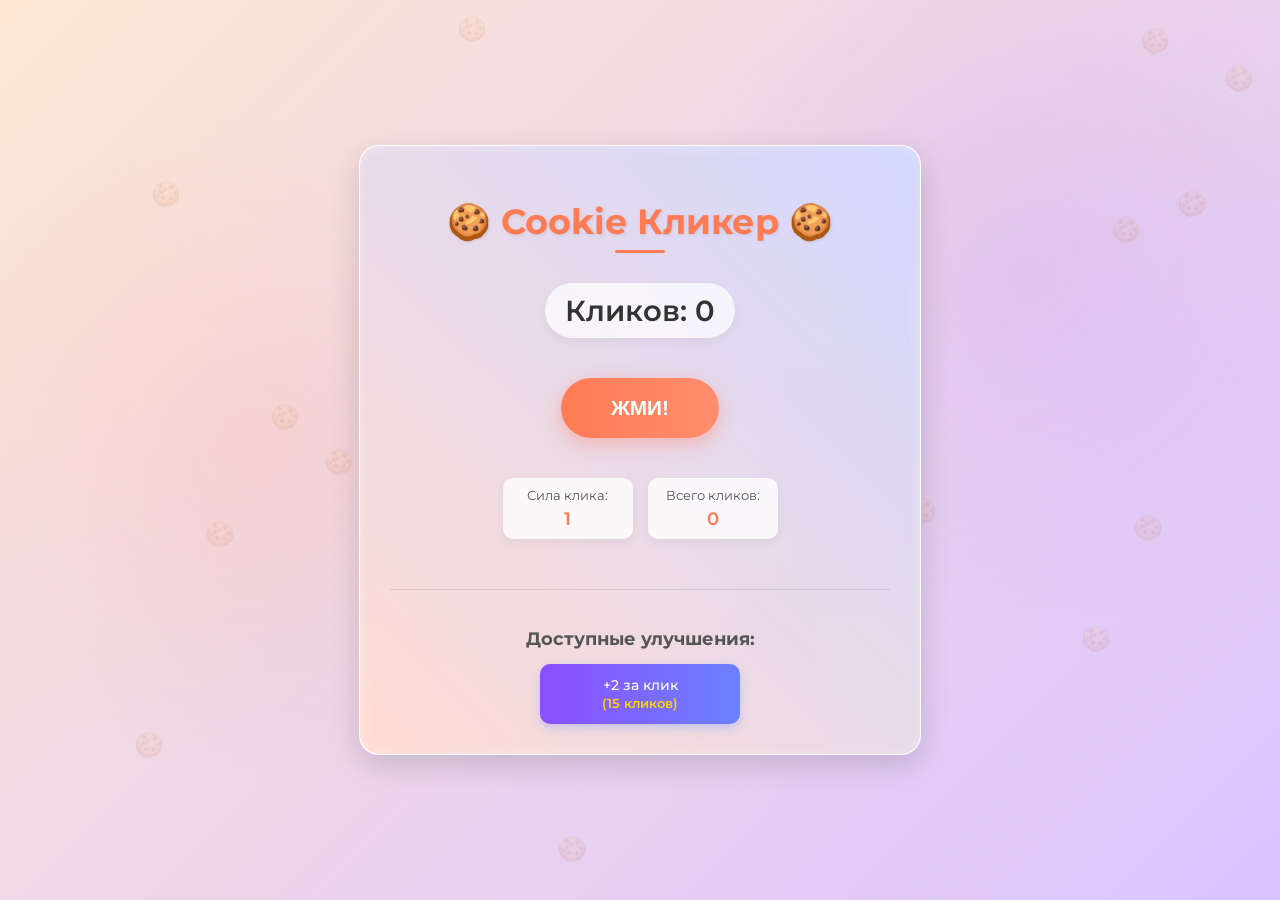
<file: index.html>
<!DOCTYPE html>
<html lang="ru">
<head>
  <meta charset="UTF-8">
  <title>Cookie Clicker Deluxe</title>
  <link rel="stylesheet" href="style.css">
  <link rel="preconnect" href="https://fonts.googleapis.com">
  <link rel="preconnect" href="https://fonts.gstatic.com" crossorigin>
  <link href="https://fonts.googleapis.com/css2?family=Montserrat:wght@400;600;700&family=Poppins:wght@300;400;600&display=swap" rel="stylesheet">
  <link rel="stylesheet" href="https://cdnjs.cloudflare.com/ajax/libs/animate.css/4.1.1/animate.min.css">
</head>
<body>
  <div class="particles"></div>
  <div class="game">
    <h1 class="title">🍪 Cookie Кликер 🍪</h1>
    <div class="counter">Кликов: <span id="clicks">0</span></div>
    
    <div class="cookie-container">
      <button id="cookie" class="cookie-btn animate__animated">ЖМИ!</button>
      <div class="cookie-crumbs"></div>
    </div>
    
    <div class="stats">
      <div class="stat-box">
        <span>Сила клика:</span>
        <span id="click-power">1</span>
      </div>
      <div class="stat-box">
        <span>Всего кликов:</span>
        <span id="total-clicks">0</span>
      </div>
    </div>
    
    <div class="upgrades">
      <h3>Доступные улучшения:</h3>
      <div id="upgrades-container" class="upgrades-grid"></div>
    </div>
    
    <div id="Improvements" class="purchased-upgrades">
      <h3>Купленные улучшения:</h3>
      <div class="upgrades-grid">
        <button id="byeImprovements" class="upgrade">+500 за клик<br><span>(10000 кликов)</span></button>
      </div>
    </div>
  </div>
  
  <div class="floating-cookies"></div>
  
  <script src="script.js"></script>
</body>
</html>
</file>
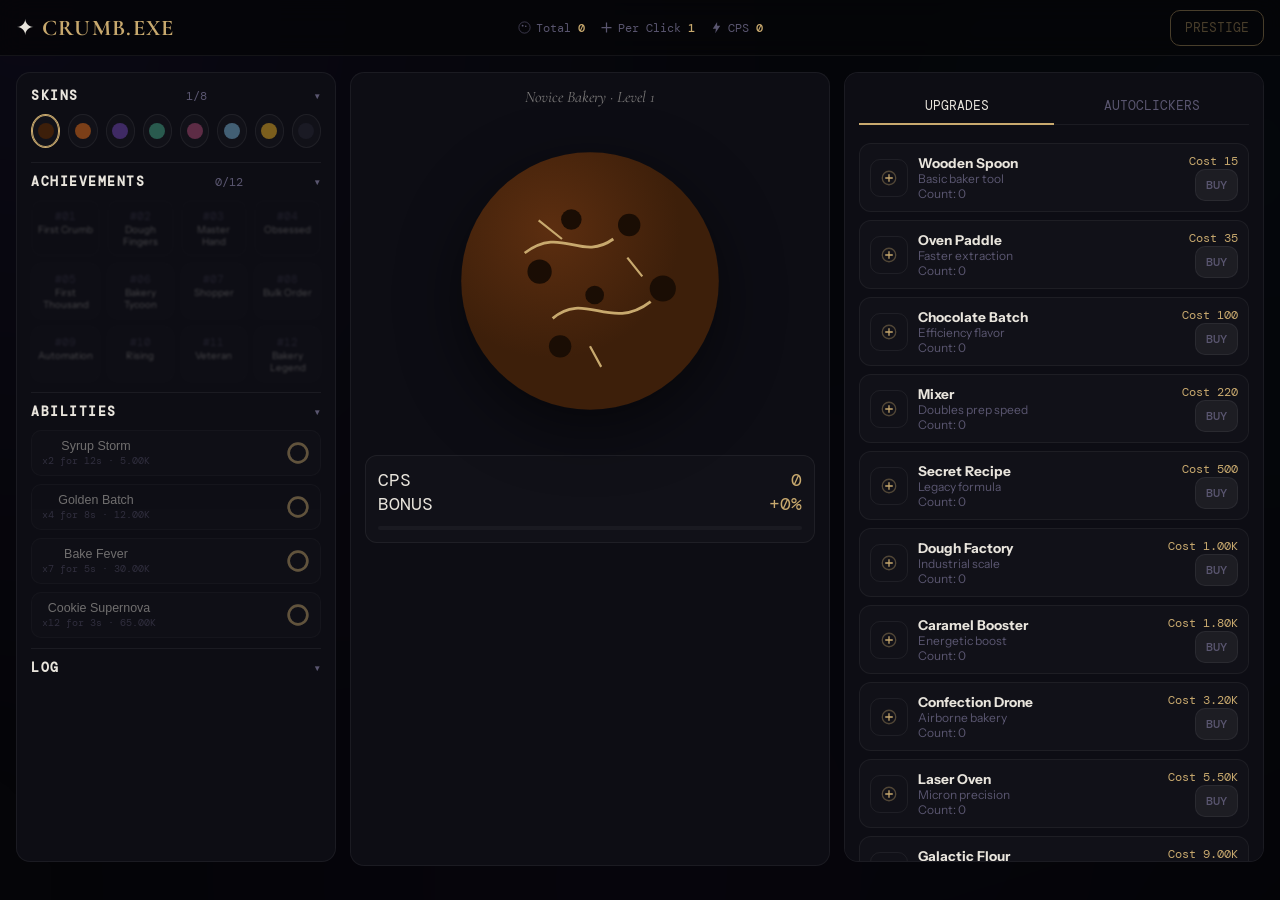
<file: Frontend/index.html>
<!DOCTYPE html>
<html lang="en">
<head>
  <meta charset="UTF-8" />
  <meta name="viewport" content="width=device-width, initial-scale=1.0" />
  <title>Cookie Clicker Deluxe</title>
  <link rel="preconnect" href="https://fonts.googleapis.com">
  <link rel="preconnect" href="https://fonts.gstatic.com" crossorigin>
  <link href="https://fonts.googleapis.com/css2?family=Cormorant+Garamond:ital,wght@0,400;0,600;1,600&family=DM+Mono:wght@400;500&family=Instrument+Sans:wght@400;500&display=swap" rel="stylesheet">
  <style>
    :root {
      --bg: #050508;
      --panel: #0d0d14;
      --panel-soft: rgba(255, 255, 255, 0.02);
      --line: rgba(255, 255, 255, 0.06);
      --gold: #c8a96e;
      --violet: #7c5cfc;
      --amber: #ff9a3c;
      --text: #e8e4dc;
      --muted: #5a5670;
      --danger: #8a3d3d;
    }
    * { box-sizing: border-box; margin: 0; padding: 0; }
    body {
      font-family: "Instrument Sans", system-ui, sans-serif;
      color: var(--text);
      background: var(--bg);
      min-height: 100vh;
      overflow-x: hidden;
    }
    .aurora {
      position: fixed;
      inset: -30%;
      background:
        radial-gradient(circle at 20% 20%, rgba(124,92,252,.5), transparent 40%),
        radial-gradient(circle at 80% 30%, rgba(29,89,129,.35), transparent 45%),
        radial-gradient(circle at 50% 80%, rgba(70,35,140,.4), transparent 42%);
      opacity: .1;
      pointer-events: none;
      filter: blur(50px);
      animation: aurora 15s ease-in-out infinite;
      z-index: 0;
    }
    @keyframes aurora {
      0%,100% { transform: translate3d(0,0,0) scale(1); }
      33% { transform: translate3d(4%, -3%, 0) scale(1.05); }
      66% { transform: translate3d(-3%, 2%, 0) scale(1.08); }
    }
    .app { position: relative; z-index: 1; }
    .entry { opacity: 0; transform: translateY(8px); animation: entry .4s ease-out forwards; }
    @keyframes entry { to { opacity: 1; transform: translateY(0); } }

    .header {
      height: 56px; display: grid; grid-template-columns: 1fr auto 1fr; align-items: center;
      padding: 0 16px; border-bottom: 1px solid var(--line); position: sticky; top: 0;
      background: rgba(5,5,8,.8); backdrop-filter: blur(12px); z-index: 10;
    }
    .wordmark { font-family: "Cormorant Garamond", serif; font-size: 1.4rem; letter-spacing: .06em; }
    .wordmark b { color: var(--gold); }
    .stats-strip { display:flex; gap:14px; font-family:"DM Mono", monospace; font-size:.78rem; color: var(--muted); }
    .stats-strip strong { color: var(--gold); font-weight: 500; }
    .prestige-btn {
      margin-left: auto; border:1px solid var(--gold); background: transparent; color: var(--gold);
      border-radius: 10px; height: 36px; padding: 0 14px; font-family: "DM Mono", monospace; cursor: pointer;
    }
    .prestige-btn:disabled { opacity:.35; cursor:not-allowed; }

    .layout {
      max-width: 1480px; margin: 16px auto; padding: 0 16px 16px;
      display: grid; grid-template-columns: 320px minmax(360px, 1fr) 420px; gap: 14px;
      min-height: calc(100vh - 90px);
    }
    .panel { border:1px solid var(--line); background: var(--panel); border-radius: 14px; padding: 14px; }

    .left-panel,.right-panel { display:flex; flex-direction:column; gap:10px; max-height: calc(100vh - 110px); overflow: auto; }
    .center-panel { display:flex; flex-direction:column; align-items:center; justify-content:flex-start; gap:14px; }

    .sec { border-top:1px solid var(--line); padding-top:10px; }
    .sec:first-child { border-top: none; padding-top: 0; }
    .sec-header { display:flex; align-items:center; justify-content:space-between; cursor:pointer; user-select:none; font-family:"DM Mono", monospace; font-size:.78rem; color:var(--muted); }
    .sec-header h3 { font-size:.8rem; letter-spacing:.12em; color:var(--text); }
    .chev { transition:.2s; }
    .collapsed .chev { transform: rotate(-90deg); }
    .sec-body { margin-top:10px; }
    .collapsed .sec-body { display:none; }

    .bakery-meta { font-family:"Cormorant Garamond", serif; font-style: italic; opacity:.5; }
    .cookie-wrap { position:relative; width: 320px; height: 320px; display:grid; place-items:center; }
    .cookie-btn {
      width:280px; height:280px; border-radius:50%; border:0; background:transparent; cursor:pointer; position:relative;
      filter: drop-shadow(0 18px 30px rgba(0,0,0,.5));
    }
    .cookie-svg { width:100%; height:100%; transition: transform .08s ease; }
    .cookie-btn.clicked .cookie-svg { transform: scale(.94); }
    .cookie-btn:hover { filter: drop-shadow(0 0 24px rgba(200,169,110,.4)) drop-shadow(0 18px 30px rgba(0,0,0,.5)); }

    .ripple { position:absolute; border:1px solid rgba(200,169,110,.75); border-radius:50%; animation:ripple .5s ease-out forwards; pointer-events:none; }
    @keyframes ripple { from { width:30px; height:30px; opacity:.8; } to { width:220px; height:220px; margin-left:-95px; margin-top:-95px; opacity:0; } }
    .particle, .float-num { position:absolute; pointer-events:none; font-family:"DM Mono", monospace; }
    .particle { color:var(--gold); animation:particle .6s ease-out forwards; }
    @keyframes particle { to { transform: translate(var(--tx), var(--ty)); opacity:0; } }
    .float-num { color: var(--amber); font-weight: 500; animation: float .7s ease-out forwards; }
    @keyframes float { to { transform: translateY(-48px); opacity:0; } }

    .center-stats { width:100%; max-width:560px; border:1px solid var(--line); background:var(--panel-soft); border-radius:12px; padding:12px; }
    .metric-row { display:flex; justify-content:space-between; font-family:"DM Mono", monospace; font-size:1.15rem; }
    .metric-row span:last-child { color: var(--gold); }
    .tick { margin-top:10px; height:4px; background: rgba(255,255,255,.04); border-radius:999px; overflow:hidden; }
    .tick > div { height:100%; width:0%; background:linear-gradient(90deg,var(--gold),var(--amber)); animation:tick 1s linear infinite; }
    @keyframes tick { from { width:0%; } to { width:100%; } }

    .skins { display:flex; gap:8px; overflow:auto; padding-bottom:4px; }
    .skin-dot { width:34px; height:34px; border-radius:50%; border:1px solid var(--line); background:var(--panel-soft); cursor:pointer; display:grid; place-items:center; font-size:.7rem; color:var(--muted); }
    .skin-dot.active { border-color:var(--gold); box-shadow: 0 0 0 1px var(--gold) inset; color: var(--gold); }

    .ach-grid { display:grid; grid-template-columns:repeat(4,1fr); gap:7px; }
    .ach-item { border:1px solid var(--line); border-radius:10px; padding:8px 6px; text-align:center; font-size:.62rem; background:var(--panel-soft); transition:.2s; }
    .ach-item.locked { opacity:.25; filter: blur(1px); }
    .ach-item time { display:block; margin-top:4px; color:var(--muted); font-family:"DM Mono", monospace; }

    .ability-grid { display:grid; gap:8px; }
    .ability-btn {
      position:relative; display:flex; justify-content:space-between; align-items:center; gap:6px;
      border:1px solid var(--line); background:var(--panel-soft); color:var(--text); border-radius:10px; padding:8px 10px;
      font-size:.78rem; cursor:pointer;
    }
    .ability-btn small { color:var(--muted); font-family:"DM Mono", monospace; }
    .ability-btn:disabled { opacity:.45; cursor:not-allowed; }
    .cooldown-svg { width:24px; height:24px; }

    .log { max-height:160px; overflow:auto; font-family:"DM Mono", monospace; font-size:.72rem; color:var(--muted); display:flex; flex-direction:column-reverse; gap:4px; }

    .tabs { display:flex; position:relative; border-bottom:1px solid var(--line); margin-bottom:8px; }
    .tab { flex:1; background:none; border:0; color:var(--muted); padding:10px; font-family:"DM Mono", monospace; cursor:pointer; }
    .tab.active { color:var(--text); }
    .tab-underline { position:absolute; bottom:-1px; left:0; width:50%; height:2px; background:var(--gold); transition:left .22s ease; }

    .shop-list { display:flex; flex-direction:column; gap:8px; }
    .shop-item {
      border:1px solid rgba(255,255,255,.05); background: rgba(255,255,255,.02); border-radius:12px;
      padding:10px; display:grid; grid-template-columns:38px 1fr auto; gap:10px; align-items:center; position:relative; overflow:hidden;
    }
    .shop-item::before { content:""; position:absolute; left:0; bottom:0; width:3px; height:0%; background:var(--gold); transition:height .2s ease; }
    .shop-item:hover { background: rgba(200,169,110,.04); }
    .shop-item:hover::before { height:100%; }
    .icon-box { width:38px; height:38px; border-radius:10px; border:1px solid var(--line); display:grid; place-items:center; position:relative; }
    .badge { position:absolute; top:-4px; right:-4px; background:var(--gold); color:#1b150a; border-radius:999px; font:500 .65rem "DM Mono"; padding:2px 5px; }
    .shop-item h4 { font-size:.85rem; }
    .shop-item p { font-size:.75rem; color:var(--muted); }
    .buy-btn { border:1px solid var(--line); border-radius:10px; height:32px; padding:0 10px; font:500 .75rem "DM Mono"; }
    .buy-btn.afford { background:var(--gold); color:#1e1507; border-color:transparent; cursor:pointer; }
    .buy-btn.disabled { background:rgba(255,255,255,.05); color:var(--muted); }

    .toast {
      position:fixed; top:72px; right:16px; z-index:40; min-width:280px; border-left:4px solid var(--gold);
      background:rgba(13,13,20,.65); backdrop-filter:blur(16px); border:1px solid var(--line); border-radius:10px; padding:10px;
      transform:translateX(120%);
    }
    .toast.show { animation:toast-in .32s ease forwards; }
    .toast.hide { animation:toast-out .25s ease forwards; }
    @keyframes toast-in { to { transform:translateX(0); } }
    @keyframes toast-out { to { transform:translateX(120%); } }

    .modal-overlay { position:fixed; inset:0; background:rgba(0,0,0,.7); backdrop-filter:blur(20px); display:none; place-items:center; z-index:50; }
    .modal-overlay.open { display:grid; }
    .modal { width:min(480px,92vw); border:1px solid var(--line); border-radius:14px; background:var(--panel); padding:18px; transform:translateY(40px); opacity:0; animation:modal-in .3s ease forwards; }
    @keyframes modal-in { to { transform:translateY(0); opacity:1; } }
    .modal-metrics { margin:12px 0; display:grid; grid-template-columns:1fr 1fr; gap:10px; }
    .m-box { border:1px solid var(--line); border-radius:10px; padding:10px; text-align:center; font-family:"DM Mono", monospace; }
    .m-box strong { display:block; color:var(--gold); font-size:1.25rem; }
    .modal-actions { display:flex; gap:8px; }
    .ghost, .gold { flex:1; height:36px; border-radius:10px; font-family:"DM Mono", monospace; cursor:pointer; }
    .ghost { background:transparent; color:var(--text); border:1px solid var(--line); }
    .gold { background:var(--gold); border:0; color:#211608; }

    .i { width:15px; height:15px; display:inline-block; vertical-align:-3px; margin-right:4px; }
    @media (max-width: 1100px) { .layout { grid-template-columns: 1fr; } .left-panel,.right-panel { max-height:none; } .center-panel { order:1; } .left-panel { order:2; } .right-panel { order:3; } }
  </style>
</head>
<body>
  <div class="aurora"></div>
  <div class="app">
    <header class="header entry" style="animation-delay:0ms">
      <div class="wordmark">✦ <b>CRUMB.EXE</b></div>
      <div class="stats-strip">
        <span><svg class="i" viewBox="0 0 24 24" fill="none"><circle cx="12" cy="12" r="9" stroke="currentColor"/><circle cx="9" cy="9" r="1.5" fill="currentColor"/><circle cx="14" cy="10" r="1.3" fill="currentColor"/></svg>Total <strong id="header-clicks">0</strong></span>
        <span><svg class="i" viewBox="0 0 24 24" fill="none"><path d="M12 4v16M4 12h16" stroke="currentColor" stroke-width="2"/></svg>Per Click <strong id="header-power">1</strong></span>
        <span><svg class="i" viewBox="0 0 24 24" fill="none"><path d="M13 3L6 14h5l-1 7 8-12h-5l0-6Z" fill="currentColor"/></svg>CPS <strong id="header-auto">0</strong></span>
      </div>
      <button id="prestige-btn" class="prestige-btn">PRESTIGE</button>
    </header>

    <div class="layout">
      <aside class="left-panel panel entry" style="animation-delay:60ms">
        <section class="sec" id="sec-skins">
          <div class="sec-header"><h3>SKINS</h3><span id="skins-badge">1/8</span><span class="chev">▾</span></div>
          <div class="sec-body"><div id="skins-grid" class="skins"></div></div>
        </section>
        <section class="sec" id="sec-achievements">
          <div class="sec-header"><h3>ACHIEVEMENTS</h3><span id="achievements-badge">0/12</span><span class="chev">▾</span></div>
          <div class="sec-body"><div id="achievements-grid" class="ach-grid"></div></div>
        </section>
        <section class="sec" id="sec-abilities">
          <div class="sec-header"><h3>ABILITIES</h3><span class="chev">▾</span></div>
          <div class="sec-body"><div id="abilities-container" class="ability-grid"></div></div>
        </section>
        <section class="sec" id="sec-log">
          <div class="sec-header"><h3>LOG</h3><span class="chev">▾</span></div>
          <div class="sec-body"><div id="Improvements" class="log"></div></div>
        </section>
      </aside>

      <main class="center-panel panel entry" style="animation-delay:120ms">
        <div class="bakery-meta" id="bakery-name-display">Novice Bakery · Level <span id="bakery-level-display">1</span></div>
        <div class="cookie-wrap" id="cookie-wrap">
          <button id="cookie" class="cookie-btn" aria-label="cookie">
            <svg class="cookie-svg" viewBox="0 0 300 300">
              <defs><radialGradient id="cookieGrad" cx="35%" cy="30%"><stop offset="0%" stop-color="#5c2e10"/><stop offset="100%" stop-color="#3d1f0a"/></radialGradient></defs>
              <circle cx="150" cy="150" r="138" fill="url(#cookieGrad)"/>
              <path d="M80 120 C120 90,140 130,175 105" stroke="#c8a96e" stroke-width="3" fill="none"/>
              <path d="M110 190 C145 160,172 205,215 172" stroke="#c8a96e" stroke-width="3" fill="none"/>
              <path d="M95 85 L120 105 M190 125 L206 145 M150 220 L162 242" stroke="#c8a96e" stroke-width="2.4"/>
              <circle cx="96" cy="140" r="13" fill="#1a0d04"/><circle cx="130" cy="84" r="11" fill="#1a0d04"/><circle cx="192" cy="90" r="12" fill="#1a0d04"/><circle cx="228" cy="158" r="14" fill="#1a0d04"/><circle cx="155" cy="165" r="10" fill="#1a0d04"/><circle cx="118" cy="220" r="12" fill="#1a0d04"/>
            </svg>
          </button>
        </div>
        <div class="center-stats">
          <div class="metric-row"><span>CPS</span><span id="auto-clicks">0</span></div>
          <div class="metric-row"><span>BONUS</span><span id="prestige-bonus-text">+0%</span></div>
          <div class="tick"><div></div></div>
        </div>
      </main>

      <aside class="right-panel panel entry" style="animation-delay:180ms">
        <div class="tabs">
          <button class="tab active" data-tab="upgrades">UPGRADES</button>
          <button class="tab" data-tab="auto">AUTOCLICKERS</button>
          <div id="tab-underline" class="tab-underline"></div>
        </div>
        <div id="upgrades-container" class="shop-list"></div>
        <div id="auto-container" class="shop-list" style="display:none"></div>
      </aside>
    </div>
  </div>

  <div id="achievement-toast" class="toast">
    <div style="font-family:'DM Mono',monospace;color:var(--gold);font-size:.68rem;">ACHIEVEMENT UNLOCKED</div>
    <div id="toast-name" style="font-weight:500"></div>
    <div id="toast-desc" style="font-size:.76rem;color:var(--muted)"></div>
  </div>

  <div id="prestige-overlay" class="modal-overlay">
    <div class="modal">
      <h2 style="font-family:'Cormorant Garamond',serif;font-size:1.7rem;">Prestige Reset</h2>
      <p style="color:var(--muted);font-size:.86rem;margin-top:6px;">Reset progress and keep permanent multiplier growth.</p>
      <div class="modal-metrics">
        <div class="m-box">Current<strong id="current-prestige-bonus">x1.00</strong></div>
        <div class="m-box">After Reset<strong id="new-prestige-bonus">x1.00</strong></div>
      </div>
      <div class="modal-actions">
        <button id="prestige-cancel" class="ghost">CANCEL</button>
        <button id="prestige-confirm" class="gold">CONFIRM</button>
      </div>
    </div>
  </div>

  <script>
    let clicks = 0, clickPower = 1, totalClicks = 0, autoClicksPerSecond = 0;
    let abilityActive = false, abilityMultiplier = 1;
    let purchasedUpgradeIds = [], purchasedAutoUpgradeIds = [], unlockedAchievementIds = [], achievementTimes = {};
    let bakeryLevel = 1, levelMultiplier = 1, prestigeCount = 0, prestigeMultiplier = 1;
    let purchasedSkinIds = [1], activeSkinId = 1;
    const purchaseCounts = {};

    const upgrades = [
      { id:1,power:2,cost:15,text:"Wooden Spoon",desc:"Basic baker tool",icon:"tool" },{ id:2,power:3,cost:35,text:"Oven Paddle",desc:"Faster extraction",icon:"tool" },
      { id:3,power:5,cost:100,text:"Chocolate Batch",desc:"Efficiency flavor",icon:"batch" },{ id:4,power:10,cost:220,text:"Mixer",desc:"Doubles prep speed",icon:"mixer" },
      { id:5,power:20,cost:500,text:"Secret Recipe",desc:"Legacy formula",icon:"scroll" },{ id:6,power:35,cost:1000,text:"Dough Factory",desc:"Industrial scale",icon:"factory" },
      { id:7,power:55,cost:1800,text:"Caramel Booster",desc:"Energetic boost",icon:"bolt" },{ id:8,power:90,cost:3200,text:"Confection Drone",desc:"Airborne bakery",icon:"drone" },
      { id:9,power:140,cost:5500,text:"Laser Oven",desc:"Micron precision",icon:"beam" },{ id:10,power:220,cost:9000,text:"Galactic Flour",desc:"Astral grain",icon:"orbit" },
      { id:11,power:350,cost:14000,text:"Quantum Nuts",desc:"State-superposed crunch",icon:"atom" },{ id:12,power:550,cost:22000,text:"Bakery Core",desc:"Near-infinite output",icon:"core" },
    ];
    const autoUpgrades = [
      { id:1,power:1,cost:150,text:"Apprentice",desc:"Reliable assistant",icon:"worker" },{ id:2,power:2,cost:500,text:"Small Line",desc:"Compact conveyor",icon:"line" },
      { id:3,power:5,cost:1600,text:"Crew",desc:"Coordinated bakers",icon:"crew" },{ id:4,power:10,cost:3600,text:"Auto Oven",desc:"Continuous baking",icon:"auto" },
      { id:5,power:20,cost:7000,text:"Robo Arm",desc:"Never tires",icon:"arm" },{ id:6,power:40,cost:14000,text:"Night Shift",desc:"24/7 operation",icon:"moon" },
      { id:7,power:70,cost:24000,text:"Orbital Line",desc:"No interruptions",icon:"orbit" },{ id:8,power:120,cost:40000,text:"Neuro Factory",desc:"AI optimization",icon:"brain" },
    ];
    const abilities = [
      { id:1,cost:5000,text:"Syrup Storm",desc:"x2 for 12s",duration:12000,multiplier:2 },
      { id:2,cost:12000,text:"Golden Batch",desc:"x4 for 8s",duration:8000,multiplier:4 },
      { id:3,cost:30000,text:"Bake Fever",desc:"x7 for 5s",duration:5000,multiplier:7 },
      { id:4,cost:65000,text:"Cookie Supernova",desc:"x12 for 3s",duration:3000,multiplier:12 },
    ];
    const SKINS = [
      { id:1,name:"Classic",cost:0,color:"#3d1f0a" },{ id:2,name:"Amber",cost:500,color:"#7b3f18" },{ id:3,name:"Violet",cost:2000,color:"#3f2a64" },{ id:4,name:"Mint",cost:5000,color:"#295a4e" },
      { id:5,name:"Rose",cost:12000,color:"#5d2c45" },{ id:6,name:"Frost",cost:25000,color:"#425f74" },{ id:7,name:"Solar",cost:60000,color:"#7b5e1d" },{ id:8,name:"Void",cost:150000,color:"#1a1a24" },
    ];
    const BAKERY_LEVELS = [
      { level:1,name:"Novice Bakery",minClicks:0 },{ level:2,name:"Green Bakery",minClicks:500 },{ level:3,name:"Arcane Bakery",minClicks:2000 },{ level:4,name:"Inferno Bakery",minClicks:6000 },{ level:5,name:"Celestial Bakery",minClicks:15000 },
    ];
    const ACHIEVEMENTS = [
      { id:1,title:"First Crumb",desc:"Make 1 click",check:()=>totalClicks>=1 },{ id:2,title:"Dough Fingers",desc:"Make 50 clicks",check:()=>totalClicks>=50 },
      { id:3,title:"Master Hand",desc:"Make 500 clicks",check:()=>totalClicks>=500 },{ id:4,title:"Obsessed",desc:"Make 5000 clicks",check:()=>totalClicks>=5000 },
      { id:5,title:"First Thousand",desc:"Hold 1,000 cookies",check:()=>clicks>=1000 },{ id:6,title:"Bakery Tycoon",desc:"Hold 100,000 cookies",check:()=>clicks>=100000 },
      { id:7,title:"Shopper",desc:"Buy 5 upgrades",check:()=>purchasedUpgradeIds.length+purchasedAutoUpgradeIds.length>=5 },{ id:8,title:"Bulk Order",desc:"Buy 15 upgrades",check:()=>purchasedUpgradeIds.length+purchasedAutoUpgradeIds.length>=15 },
      { id:9,title:"Automation",desc:"Buy 3 autoclickers",check:()=>purchasedAutoUpgradeIds.length>=3 },{ id:10,title:"Rising",desc:"Reach level 5",check:()=>bakeryLevel>=5 },
      { id:11,title:"Veteran",desc:"Perform first prestige",check:()=>prestigeCount>=1 },{ id:12,title:"Bakery Legend",desc:"Perform 3 prestiges",check:()=>prestigeCount>=3 },
    ];

    const $ = id => document.getElementById(id);
    const D = {
      headerClicks: $("header-clicks"), headerPower: $("header-power"), headerAuto: $("header-auto"),
      autoClicks: $("auto-clicks"), prestigeBonus: $("prestige-bonus-text"), level: $("bakery-level-display"), bakeryName: $("bakery-name-display"),
      cookie: $("cookie"), cookieWrap: $("cookie-wrap"), skins: $("skins-grid"), skinsBadge: $("skins-badge"), achGrid: $("achievements-grid"), achBadge: $("achievements-badge"),
      abilities: $("abilities-container"), upgrades: $("upgrades-container"), auto: $("auto-container"), log: $("Improvements"),
      toast: $("achievement-toast"), toastName: $("toast-name"), toastDesc: $("toast-desc"),
      prestigeBtn: $("prestige-btn"), overlay: $("prestige-overlay"), currentPrestige: $("current-prestige-bonus"), newPrestige: $("new-prestige-bonus"),
      cancelPrestige: $("prestige-cancel"), confirmPrestige: $("prestige-confirm"), tabUnderline: $("tab-underline")
    };

    const displayed = { clicks:0, power:1, auto:0, bonus:0 };
    const formatNum = n => n>=1e12?(n/1e12).toFixed(2)+"T":n>=1e9?(n/1e9).toFixed(2)+"B":n>=1e6?(n/1e6).toFixed(2)+"M":n>=1e3?(n/1e3).toFixed(2)+"K":Math.floor(n).toString();
    const getEffectiveClickPower = () => Math.max(1, Math.floor(clickPower * abilityMultiplier * levelMultiplier * prestigeMultiplier));
    const calcPrestigeMultiplier = c => Number((1 + c*0.25).toFixed(2));
    const getPrestigeGain = () => Math.floor(totalClicks / 5000);

    function updateBakeryLevel() {
      for (let i = BAKERY_LEVELS.length-1; i >=0; i--) if (totalClicks >= BAKERY_LEVELS[i].minClicks) { bakeryLevel = BAKERY_LEVELS[i].level; break; }
      levelMultiplier = Number((1 + (bakeryLevel-1)*0.08).toFixed(2));
      const lvl = BAKERY_LEVELS.find(l=>l.level===bakeryLevel);
      D.bakeryName.innerHTML = `${lvl.name} · Level <span id="bakery-level-display">${bakeryLevel}</span>`;
    }

    function setCookieSkin() {
      const skin = SKINS.find(s=>s.id===activeSkinId) || SKINS[0];
      D.cookie.querySelector('circle').setAttribute('fill', skin.id===1 ? 'url(#cookieGrad)' : skin.color);
    }

    function spawnClickFx(e, amount) {
      const rect = D.cookieWrap.getBoundingClientRect();
      const x = (e?.clientX || rect.left + rect.width/2) - rect.left;
      const y = (e?.clientY || rect.top + rect.height/2) - rect.top;

      const ripple = document.createElement('div');
      ripple.className = 'ripple'; ripple.style.left = `${x}px`; ripple.style.top = `${y}px`;
      D.cookieWrap.appendChild(ripple); setTimeout(()=>ripple.remove(),520);

      const f = document.createElement('div');
      f.className = 'float-num'; f.textContent = `+${formatNum(amount)}`; f.style.left=`${x}px`; f.style.top=`${y}px`;
      D.cookieWrap.appendChild(f); setTimeout(()=>f.remove(),740);

      const count = 8 + Math.floor(Math.random()*5);
      for (let i=0;i<count;i++) {
        const p = document.createElement('div'); p.className='particle'; p.textContent='✦';
        p.style.left=`${x}px`; p.style.top=`${y}px`; p.style.setProperty('--tx', `${(Math.random()*120)-60}px`); p.style.setProperty('--ty', `${-20-(Math.random()*90)}px`);
        D.cookieWrap.appendChild(p); setTimeout(()=>p.remove(),620);
      }
    }

    function showToast(ach) {
      D.toastName.textContent = ach.title; D.toastDesc.textContent = ach.desc;
      D.toast.classList.remove('hide'); D.toast.classList.add('show');
      setTimeout(()=>{ D.toast.classList.remove('show'); D.toast.classList.add('hide'); }, 3500);
    }

    function checkAchievements() {
      ACHIEVEMENTS.forEach(a=>{
        if (!unlockedAchievementIds.includes(a.id) && a.check()) {
          unlockedAchievementIds.push(a.id); achievementTimes[a.id] = new Date().toISOString();
          showToast(a); renderAchievements(); saveGame();
        }
      });
    }

    function renderSkins() {
      D.skins.innerHTML='';
      SKINS.forEach(s=>{
        const owned = purchasedSkinIds.includes(s.id), active = s.id===activeSkinId;
        const btn = document.createElement('button'); btn.className = `skin-dot ${active?'active':''}`;
        btn.title = owned ? s.name : `${s.name} · ${formatNum(s.cost)}`;
        btn.innerHTML = `<span style="display:block;width:16px;height:16px;border-radius:50%;background:${s.color}"></span>`;
        btn.disabled = !owned && clicks < s.cost;
        btn.onclick = () => {
          if (!owned) { if (clicks < s.cost) return; clicks -= s.cost; purchasedSkinIds.push(s.id); }
          activeSkinId = s.id; setCookieSkin(); renderSkins(); saveGame();
        };
        D.skins.appendChild(btn);
      });
      D.skinsBadge.textContent = `${purchasedSkinIds.length}/${SKINS.length}`;
    }

    function renderAchievements() {
      D.achGrid.innerHTML='';
      ACHIEVEMENTS.forEach(a=>{
        const unlocked = unlockedAchievementIds.includes(a.id);
        const d = document.createElement('div'); d.className=`ach-item ${unlocked?'':'locked'}`;
        d.innerHTML = `<div style="font-family:'DM Mono';font-size:.68rem;color:${unlocked?'var(--gold)':'var(--muted)'}">#${String(a.id).padStart(2,'0')}</div><div>${a.title}</div>${unlocked?`<time>${new Date(achievementTimes[a.id]||Date.now()).toLocaleTimeString()}</time>`:''}`;
        d.title = a.desc;
        D.achGrid.appendChild(d);
      });
      D.achBadge.textContent = `${unlockedAchievementIds.length}/${ACHIEVEMENTS.length}`;
    }

    function addLog(text) {
      const line = document.createElement('div'); line.textContent = `[${new Date().toLocaleTimeString()}] ${text}`;
      line.className = 'entry'; line.style.animationDelay='0ms'; D.log.prepend(line);
    }

    function iconSvg(key) {
      return `<svg viewBox="0 0 24 24" width="18" height="18" fill="none" stroke="${'#c8a96e'}" stroke-width="1.7"><circle cx="12" cy="12" r="9" opacity=".35"/><path d="M7 12h10M12 7v10"/></svg>`;
    }

    function createShopItem(item, type) {
      const el = document.createElement('div'); el.className='shop-item'; el.id = `${type}${item.id}`;
      const c = purchaseCounts[`${type}${item.id}`] || 0;
      el.innerHTML = `<div class="icon-box">${iconSvg(item.icon)}${c>0?`<span class="badge">${c}</span>`:''}</div>
        <div><h4>${item.text}</h4><p>${item.desc}</p><p>Count: ${c}</p></div>
        <div style="text-align:right"><div style="font-family:'DM Mono';font-size:.72rem;color:var(--gold)">Cost ${formatNum(item.cost)}</div><button class="buy-btn">BUY</button></div>`;
      const btn = el.querySelector('button');
      const purchased = type==="upgrade"? purchasedUpgradeIds.includes(item.id):purchasedAutoUpgradeIds.includes(item.id);
      const affordable = clicks >= item.cost;
      if (purchased || !affordable) btn.className = `buy-btn ${affordable?'disabled':'disabled'}`; else btn.className='buy-btn afford';
      btn.disabled = purchased || !affordable;
      btn.onclick = ()=>{
        if (clicks < item.cost || purchased) return;
        clicks -= item.cost;
        purchaseCounts[`${type}${item.id}`] = (purchaseCounts[`${type}${item.id}`]||0)+1;
        if (type==='upgrade') { clickPower += item.power; purchasedUpgradeIds.push(item.id); }
        else { autoClicksPerSecond += item.power; purchasedAutoUpgradeIds.push(item.id); }
        addLog(`${item.text} purchased`);
        rerenderShop(); checkAchievements(); saveGame();
      };
      return el;
    }

    function rerenderShop() {
      D.upgrades.innerHTML=''; D.auto.innerHTML='';
      upgrades.forEach(u=>D.upgrades.appendChild(createShopItem(u,'upgrade')));
      autoUpgrades.forEach(a=>D.auto.appendChild(createShopItem(a,'auto')));
    }

    function renderAbilities() {
      D.abilities.innerHTML='';
      abilities.forEach(ab=>{
        const btn = document.createElement('button'); btn.className='ability-btn'; btn.id=`ability${ab.id}`;
        btn.innerHTML = `<span>${ab.text}<br><small>${ab.desc} · ${formatNum(ab.cost)}</small></span><svg class="cooldown-svg" viewBox="0 0 36 36"><circle cx="18" cy="18" r="14" stroke="rgba(255,255,255,.15)" stroke-width="4" fill="none"/><circle class="cool" cx="18" cy="18" r="14" stroke="var(--gold)" stroke-width="4" fill="none" stroke-dasharray="88" stroke-dashoffset="0" transform="rotate(-90 18 18)"/></svg>`;
        btn.disabled = clicks < ab.cost || abilityActive;
        btn.onclick = ()=>{
          if (clicks < ab.cost || abilityActive) return;
          clicks -= ab.cost; abilityActive = true; abilityMultiplier = ab.multiplier;
          let start = performance.now();
          const circle = btn.querySelector('.cool');
          (function tick(now){
            const p = Math.min(1,(now-start)/ab.duration);
            circle.style.strokeDashoffset = String(88*p);
            if (p<1) requestAnimationFrame(tick);
          })(start);
          setTimeout(()=>{ abilityActive=false; abilityMultiplier=1; renderAbilities(); saveGame(); }, ab.duration);
          renderAbilities(); saveGame();
        };
        D.abilities.appendChild(btn);
      });
    }

    function doClick(e) {
      const power = getEffectiveClickPower();
      clicks += power; totalClicks += 1;
      D.cookie.classList.add('clicked'); setTimeout(()=>D.cookie.classList.remove('clicked'),80);
      spawnClickFx(e,power); updateBakeryLevel(); checkAchievements(); saveGame();
    }

    function updateDisplayFrame() {
      const effAuto = Math.max(0, Math.floor(autoClicksPerSecond * levelMultiplier * prestigeMultiplier));
      displayed.clicks += (clicks - displayed.clicks) * 0.12;
      displayed.power += (getEffectiveClickPower() - displayed.power) * 0.12;
      displayed.auto += (effAuto - displayed.auto) * 0.12;
      displayed.bonus += (((prestigeMultiplier-1)*100) - displayed.bonus) * 0.12;
      D.headerClicks.textContent = formatNum(displayed.clicks);
      D.headerPower.textContent = formatNum(displayed.power);
      D.headerAuto.textContent = formatNum(displayed.auto);
      D.autoClicks.textContent = formatNum(displayed.auto);
      D.prestigeBonus.textContent = `+${Math.max(0,displayed.bonus).toFixed(0)}%`;
      D.prestigeBtn.disabled = getPrestigeGain() <= 0;
      renderSkins(); rerenderShop(); renderAbilities();
      requestAnimationFrame(updateDisplayFrame);
    }

    function openPrestigeModal() {
      const gain = getPrestigeGain();
      D.currentPrestige.textContent = `x${calcPrestigeMultiplier(prestigeCount).toFixed(2)}`;
      D.newPrestige.textContent = `x${calcPrestigeMultiplier(prestigeCount+gain).toFixed(2)}`;
      D.overlay.classList.add('open');
    }

    function doPrestige() {
      const gain = getPrestigeGain(); if (gain <= 0) return D.overlay.classList.remove('open');
      prestigeCount += gain; prestigeMultiplier = calcPrestigeMultiplier(prestigeCount);
      clicks=0; clickPower=1; totalClicks=0; autoClicksPerSecond=0; purchasedUpgradeIds=[]; purchasedAutoUpgradeIds=[];
      Object.keys(purchaseCounts).forEach(k=>delete purchaseCounts[k]); D.log.innerHTML=''; bakeryLevel=1; levelMultiplier=1;
      updateBakeryLevel(); rerenderShop(); renderAbilities(); checkAchievements(); saveGame(); D.overlay.classList.remove('open');
    }

    function saveGame() {
      localStorage.setItem('cookieClickerSave', JSON.stringify({ clicks, clickPower, totalClicks, autoClicksPerSecond, purchasedUpgradeIds, purchasedAutoUpgradeIds, prestigeCount, prestigeMultiplier, purchasedSkinIds, activeSkinId, unlockedAchievementIds, achievementTimes, log:D.log.innerHTML, purchaseCounts }));
    }

    function loadGame() {
      const raw = localStorage.getItem('cookieClickerSave');
      if (!raw) return;
      try {
        const s = JSON.parse(raw);
        clicks = s.clicks || 0; clickPower = s.clickPower || 1; totalClicks = s.totalClicks || 0; autoClicksPerSecond = s.autoClicksPerSecond || 0;
        purchasedUpgradeIds = Array.isArray(s.purchasedUpgradeIds)?s.purchasedUpgradeIds:[];
        purchasedAutoUpgradeIds = Array.isArray(s.purchasedAutoUpgradeIds)?s.purchasedAutoUpgradeIds:[];
        prestigeCount = s.prestigeCount || 0; prestigeMultiplier = s.prestigeMultiplier || 1;
        purchasedSkinIds = Array.isArray(s.purchasedSkinIds)&&s.purchasedSkinIds.length?s.purchasedSkinIds:[1]; activeSkinId = s.activeSkinId || 1;
        unlockedAchievementIds = Array.isArray(s.unlockedAchievementIds)?s.unlockedAchievementIds:[]; achievementTimes = s.achievementTimes || {};
        D.log.innerHTML = s.log || '';
        if (s.purchaseCounts && typeof s.purchaseCounts === 'object') Object.assign(purchaseCounts, s.purchaseCounts);
      } catch { localStorage.removeItem('cookieClickerSave'); }
    }

    document.querySelectorAll('.sec-header').forEach(h=>h.onclick=()=>h.parentElement.classList.toggle('collapsed'));
    document.querySelectorAll('.tab').forEach((t,idx)=>t.onclick=()=>{
      document.querySelectorAll('.tab').forEach(x=>x.classList.remove('active')); t.classList.add('active');
      D.tabUnderline.style.left = idx===0?'0':'50%';
      D.upgrades.style.display = idx===0?'flex':'none'; D.auto.style.display = idx===1?'flex':'none';
    });
    D.cookie.addEventListener('click', doClick);
    D.prestigeBtn.onclick = openPrestigeModal;
    D.cancelPrestige.onclick = ()=>D.overlay.classList.remove('open');
    D.confirmPrestige.onclick = doPrestige;
    D.overlay.onclick = e => { if (e.target===D.overlay) D.overlay.classList.remove('open'); };

    loadGame(); updateBakeryLevel(); setCookieSkin(); renderSkins(); renderAchievements(); rerenderShop(); renderAbilities();
    setInterval(()=>{ const autoVal = Math.max(0, Math.floor(autoClicksPerSecond * levelMultiplier * prestigeMultiplier)); if (autoVal>0) { clicks += autoVal; totalClicks += autoVal; updateBakeryLevel(); checkAchievements(); saveGame(); } },1000);
    requestAnimationFrame(updateDisplayFrame);
  </script>
</body>
</html>
</file>
<file: style.css>
@charset "UTF-8";
@import url("https://fonts.googleapis.com/css2?family=Montserrat:wght@400;600;700&family=Poppins:wght@300;400;600&display=swap");
:root {
  --primary: #FF7B54;
  --primary-light: #FF8E6E;
  --secondary: #8C4EFF;
  --secondary-light: #6B81FF;
  --accent: #FFD200;
  --background: #f5f7fa;
  --text: #333;
  --text-light: #555;
}

body {
  font-family: "Montserrat", sans-serif;
  display: -webkit-box;
  display: -ms-flexbox;
  display: flex;
  -webkit-box-pack: center;
      -ms-flex-pack: center;
          justify-content: center;
  -webkit-box-align: center;
      -ms-flex-align: center;
          align-items: center;
  min-height: 100vh;
  margin: 0;
  background: linear-gradient(135deg, rgba(255, 208, 170, 0.5137254902) 0%, rgba(184, 140, 255, 0.5137254902) 100%);
  color: var(--text);
  overflow-x: hidden;
  position: relative;
}

.particles {
  position: fixed;
  top: 0;
  left: 0;
  width: 100%;
  height: 100%;
  z-index: -1;
  background: radial-gradient(circle at 20% 50%, rgba(255, 123, 84, 0.1) 0%, transparent 30%), radial-gradient(circle at 80% 30%, rgba(140, 78, 255, 0.1) 0%, transparent 30%);
}

.game {
  background: rgba(255, 255, 255, 0.95);
  padding: 30px;
  border-radius: 20px;
  -webkit-box-shadow: 0 10px 30px rgba(0, 0, 0, 0.15);
          box-shadow: 0 10px 30px rgba(0, 0, 0, 0.15);
  width: 90%;
  max-width: 500px;
  margin: 20px;
  backdrop-filter: blur(5px);
  border: 1px solid rgba(255, 255, 255, 0.3);
  position: relative;
  overflow: hidden;
  -webkit-transition: -webkit-transform 0.3s ease;
  transition: -webkit-transform 0.3s ease;
  transition: transform 0.3s ease;
  transition: transform 0.3s ease, -webkit-transform 0.3s ease;
  display: -webkit-box;
  display: -ms-flexbox;
  display: flex;
  -webkit-box-orient: vertical;
  -webkit-box-direction: normal;
      -ms-flex-direction: column;
          flex-direction: column;
  -webkit-box-align: center;
      -ms-flex-align: center;
          align-items: center;
  text-align: center;
}

.game::before {
  content: "";
  position: absolute;
  top: -10px;
  left: -10px;
  right: -10px;
  bottom: -10px;
  background: linear-gradient(45deg, var(--primary-light), var(--secondary-light));
  z-index: -1;
  border-radius: 30px;
  opacity: 0.3;
  -webkit-filter: blur(10px);
          filter: blur(10px);
}

.title {
  color: var(--primary);
  margin-bottom: 20px;
  font-size: 2.2rem;
  text-shadow: 1px 1px 3px rgba(0, 0, 0, 0.1);
  position: relative;
  display: inline-block;
}
@media (max-width: 480px) {
  .title {
    margin-bottom: 18px;
    font-size: 2rem;
  }
}
@media (max-width: 445px) {
  .title {
    margin-bottom: 15px;
    font-size: 1.8rem;
  }
}
@media (max-width: 410px) {
  .title {
    margin-bottom: 13px;
    font-size: 1.6rem;
  }
}

.title::after {
  content: "";
  position: absolute;
  bottom: -10px;
  left: 50%;
  -webkit-transform: translateX(-50%);
          transform: translateX(-50%);
  width: 50px;
  height: 3px;
  background: var(--primary);
  border-radius: 3px;
}

.counter {
  font-size: 1.8rem;
  margin: 20px 0;
  color: var(--text);
  font-weight: 600;
  background: rgba(255, 255, 255, 0.7);
  padding: 10px 20px;
  border-radius: 50px;
  display: inline-block;
  -webkit-box-shadow: 0 4px 10px rgba(0, 0, 0, 0.05);
          box-shadow: 0 4px 10px rgba(0, 0, 0, 0.05);
}

.cookie-container {
  position: relative;
  margin: 20px 0;
  display: -webkit-box;
  display: -ms-flexbox;
  display: flex;
  -webkit-box-pack: center;
      -ms-flex-pack: center;
          justify-content: center;
}

.cookie-btn {
  background: -webkit-gradient(linear, left top, right top, from(var(--primary)), to(var(--primary-light)));
  background: linear-gradient(to right, var(--primary), var(--primary-light));
  border: none;
  padding: 18px 50px;
  font-size: 1.3rem;
  cursor: pointer;
  border-radius: 50px;
  color: white;
  font-weight: 600;
  -webkit-box-shadow: 0 6px 20px rgba(255, 123, 84, 0.4);
          box-shadow: 0 6px 20px rgba(255, 123, 84, 0.4);
  -webkit-transition: all 0.3s ease;
  transition: all 0.3s ease;
  position: relative;
  overflow: hidden;
  z-index: 1;
  -webkit-transform: scale(1);
          transform: scale(1);
}

.cookie-btn:hover {
  -webkit-transform: scale(1.05);
          transform: scale(1.05);
  -webkit-box-shadow: 0 8px 25px rgba(255, 123, 84, 0.5);
          box-shadow: 0 8px 25px rgba(255, 123, 84, 0.5);
}

.cookie-btn:active {
  -webkit-transform: scale(0.95);
          transform: scale(0.95);
}

.cookie-btn::before {
  content: "";
  position: absolute;
  top: 0;
  left: 0;
  width: 100%;
  height: 100%;
  background: -webkit-gradient(linear, left top, right top, from(var(--primary-light)), to(var(--primary)));
  background: linear-gradient(to right, var(--primary-light), var(--primary));
  opacity: 0;
  -webkit-transition: opacity 0.3s ease;
  transition: opacity 0.3s ease;
  z-index: -1;
}

.cookie-btn:hover::before {
  opacity: 1;
}

.cookie-crumbs {
  position: absolute;
  top: 0;
  left: 0;
  width: 100%;
  height: 100%;
  pointer-events: none;
  z-index: -1;
}

.stats {
  display: -webkit-box;
  display: -ms-flexbox;
  display: flex;
  -webkit-box-pack: center;
      -ms-flex-pack: center;
          justify-content: center;
  gap: 15px;
  margin: 20px 0;
  width: 100%;
}

.stat-box {
  background: rgba(255, 255, 255, 0.8);
  padding: 10px 15px;
  border-radius: 10px;
  -webkit-box-shadow: 0 4px 10px rgba(0, 0, 0, 0.05);
          box-shadow: 0 4px 10px rgba(0, 0, 0, 0.05);
  font-size: 0.9rem;
  display: -webkit-box;
  display: -ms-flexbox;
  display: flex;
  -webkit-box-orient: vertical;
  -webkit-box-direction: normal;
      -ms-flex-direction: column;
          flex-direction: column;
  -webkit-box-align: center;
      -ms-flex-align: center;
          align-items: center;
  min-width: 100px;
}

.stat-box span:first-child {
  color: var(--text-light);
  font-size: 0.8rem;
  margin-bottom: 5px;
}

.stat-box span:last-child {
  font-weight: 600;
  color: var(--primary);
  font-size: 1.1rem;
}

/* Улучшения */
.upgrades {
  margin-top: 30px;
  padding-top: 20px;
  border-top: 1px solid rgba(0, 0, 0, 0.1);
  width: 100%;
}

.upgrades h3 {
  color: var(--text-light);
  margin-bottom: 15px;
  font-size: 1.1rem;
  text-align: center;
}

.upgrades-grid {
  -ms-grid-columns: 1fr 10px 1fr;
  grid-template-columns: 1fr 1fr;
  gap: 10px;
  justify-items: center;
}

.upgrade {
  background: -webkit-gradient(linear, left top, right top, from(var(--secondary)), to(var(--secondary-light)));
  background: linear-gradient(to right, var(--secondary), var(--secondary-light));
  border: none;
  padding: 12px 5px;
  font-family: "Montserrat", sans-serif;
  font-size: 0.9rem;
  cursor: pointer;
  border-radius: 10px;
  color: white;
  font-weight: 500;
  -webkit-box-shadow: 0 4px 10px rgba(78, 140, 255, 0.3);
          box-shadow: 0 4px 10px rgba(78, 140, 255, 0.3);
  -webkit-transition: all 0.3s ease;
  transition: all 0.3s ease;
  position: relative;
  overflow: hidden;
  width: 100%;
  max-width: 200px;
  text-align: center;
}

.upgrade span {
  color: var(--accent);
  font-weight: 600;
  font-size: 0.8rem;
}

.upgrade:hover {
  -webkit-transform: translateY(-3px);
          transform: translateY(-3px);
  -webkit-box-shadow: 0 6px 15px rgba(78, 140, 255, 0.4);
          box-shadow: 0 6px 15px rgba(78, 140, 255, 0.4);
}

.upgrade:disabled {
  background: #ccc;
  -webkit-transform: none;
          transform: none;
  -webkit-box-shadow: none;
          box-shadow: none;
  cursor: not-allowed;
}

.upgrade::after {
  content: "";
  position: absolute;
  top: 0;
  left: 0;
  width: 100%;
  height: 100%;
  background: -webkit-gradient(linear, left top, right top, from(var(--secondary-light)), to(var(--secondary)));
  background: linear-gradient(to right, var(--secondary-light), var(--secondary));
  opacity: 0;
  -webkit-transition: opacity 0.3s ease;
  transition: opacity 0.3s ease;
  z-index: -1;
}

.upgrade:hover::after {
  opacity: 1;
}

.purchased-upgrades {
  margin-top: 20px;
  padding-top: 15px;
  border-top: 1px solid rgba(0, 0, 0, 0.1);
  width: 100%;
}

.purchased-upgrades h3 {
  color: var(--text-light);
  margin-bottom: 15px;
  font-size: 1.1rem;
  text-align: center;
}

.floating-cookies {
  position: fixed;
  top: 0;
  left: 0;
  width: 100%;
  height: 100%;
  pointer-events: none;
  z-index: -1;
}

.floating-cookie {
  position: absolute;
  font-size: 1.5rem;
  opacity: 0.1;
  -webkit-animation: float 15s linear infinite;
          animation: float 15s linear infinite;
}

@-webkit-keyframes float {
  0% {
    -webkit-transform: translateY(100vh) translateX(0);
            transform: translateY(100vh) translateX(0);
  }
  100% {
    -webkit-transform: translateY(-100px) translateX(100px);
            transform: translateY(-100px) translateX(100px);
  }
}

@keyframes float {
  0% {
    -webkit-transform: translateY(100vh) translateX(0);
            transform: translateY(100vh) translateX(0);
  }
  100% {
    -webkit-transform: translateY(-100px) translateX(100px);
            transform: translateY(-100px) translateX(100px);
  }
}
@-webkit-keyframes clickPulse {
  0% {
    -webkit-transform: scale(1);
            transform: scale(1);
  }
  50% {
    -webkit-transform: scale(0.9);
            transform: scale(0.9);
  }
  100% {
    -webkit-transform: scale(1);
            transform: scale(1);
  }
}
@keyframes clickPulse {
  0% {
    -webkit-transform: scale(1);
            transform: scale(1);
  }
  50% {
    -webkit-transform: scale(0.9);
            transform: scale(0.9);
  }
  100% {
    -webkit-transform: scale(1);
            transform: scale(1);
  }
}
@-webkit-keyframes bounce {
  0%, 100% {
    -webkit-transform: translateY(0);
            transform: translateY(0);
  }
  50% {
    -webkit-transform: translateY(-10px);
            transform: translateY(-10px);
  }
}
@keyframes bounce {
  0%, 100% {
    -webkit-transform: translateY(0);
            transform: translateY(0);
  }
  50% {
    -webkit-transform: translateY(-10px);
            transform: translateY(-10px);
  }
}
.cookie-click {
  -webkit-animation: clickPulse 0.2s ease;
          animation: clickPulse 0.2s ease;
}

@media (max-width: 600px) {
  .game {
    width: 95%;
    padding: 20px;
  }
  .upgrades-grid {
    -ms-grid-columns: 1fr;
    grid-template-columns: 1fr;
  }
  .cookie-btn {
    padding: 15px 40px;
    font-size: 1.1rem;
  }
}
</file>
